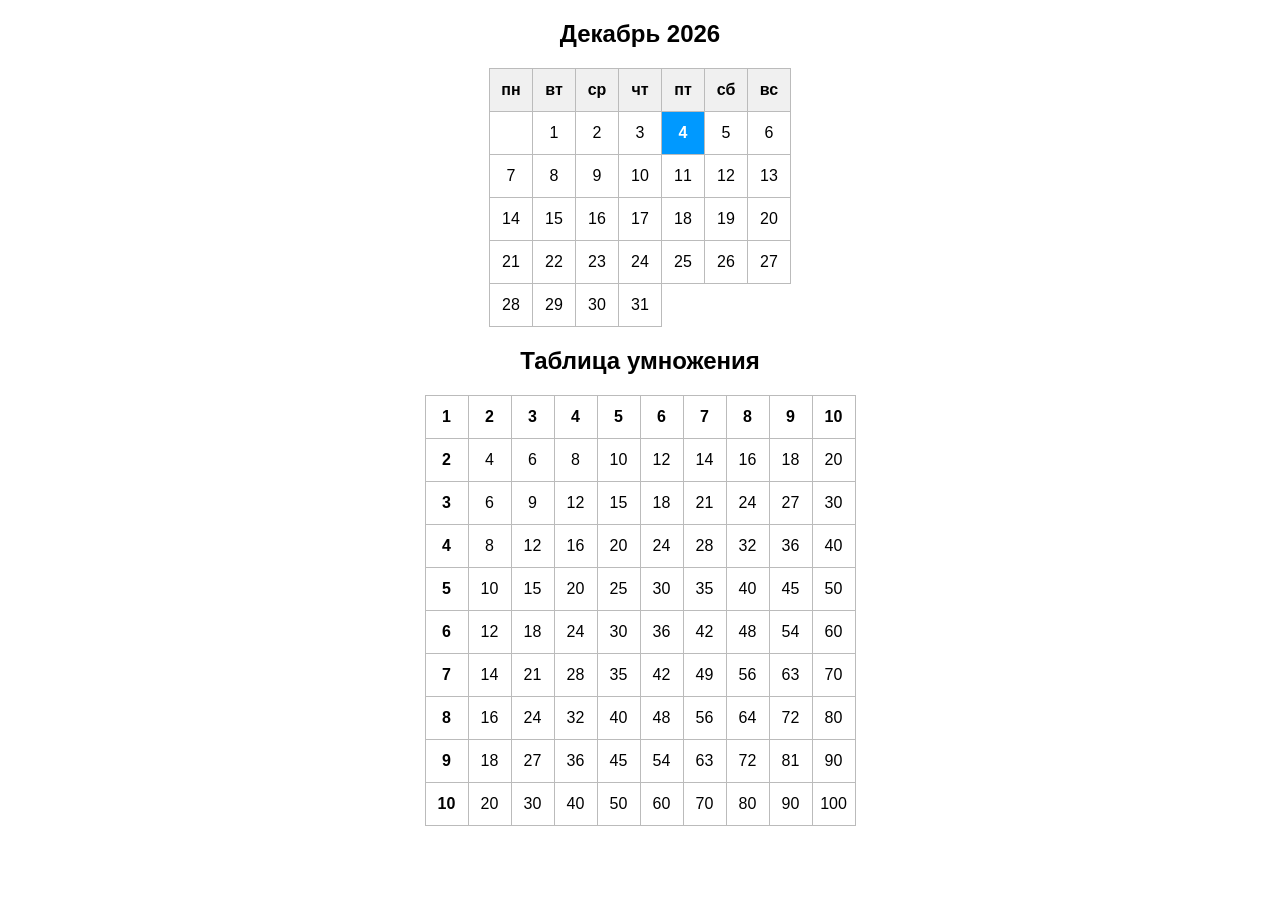
<file: Задания на работу с DOM/index.html>
<!DOCTYPE html>
<html>
    <head>
        <meta charset="utf-8">
        <meta name="viewport" content="width=device-width, initial-scale=1.0">
        <title>Задания на работу с DOM</title>
        <link rel="stylesheet" href="./style.css">
    </head>
    <body>
        <h2 class="calendar-title"></h2>
        <table class="calendar"></table>
        <h2>Таблица умножения</h2>
        <table class="multi-table"></table>
        <script src="./script.js"></script>
    </body>
</html>
</file>
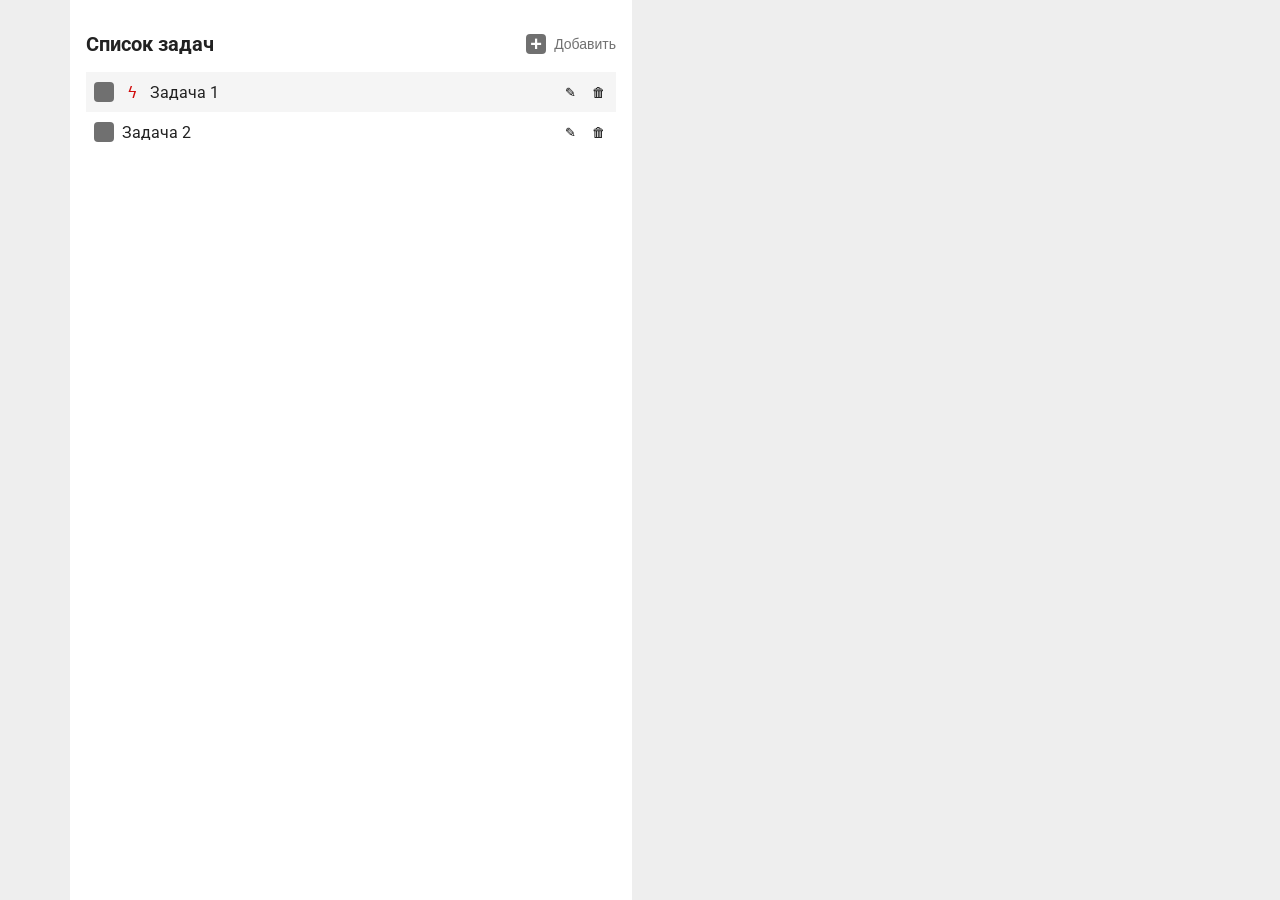
<file: Список задач/index.html>
<!DOCTYPE html>
<html>
    <head>
        <meta charset="utf-8">
        <title>Список задач</title>
        <link rel="stylesheet" href="./style.css">
        <link href="https://fonts.googleapis.com/css2?family=Roboto:wght@400;500;700&subset=cyrillic&display=swap" rel="stylesheet">
    </head>
    <body>
        <div class="workspace">
            <div class="tasks">
                <div class="tasks__header">
                    <div class="tasks__title">Список задач</div>
                    <button type="button" class="tasks__add">Добавить</button>
                </div>
                <div class="tasks__list">
                    <div class="task task--important">
                        <input type="checkbox" class="task__done">
                        <span class="task__priority"></span>
                        <span class="task__text">Задача 1</span>
                        <button type="button" class="task__btn task__btn--edit"></button>
                        <button type="button" class="task__btn task__btn--delete"></button>
                    </div>
                    <div class="task">
                        <input type="checkbox" class="task__done">
                        <span class="task__priority"></span>
                        <span class="task__text">Задача 2</span>
                        <button type="button" class="task__btn task__btn--edit"></button>
                        <button type="button" class="task__btn task__btn--delete"></button>
                    </div>
                </div>
            </div>
            <form class="form" onsubmit="return saveTask(this)" hidden>
                <div class="form__title">Карточка задачи</div>
                <div class="form__field">
                    <label class="form__label">Задача</label>
                    <input type="text" class="form__control" name="task" placeholder="Описание задачи" required>
                </div>
                <label class="form__check">
                    <input type="checkbox" name="important">Высокий приоритет
                    <span class="task__priority"></span>
                </label>
                <div class="form__footer">
                    <button type="submit" class="btn btn--save">Сохранить</button>
                    <button type="button" class="btn btn--cancel">Отменить</button>
                </div>
            </form>
        </div>
        <template class="task-template">
            <div class="task">
                <input type="checkbox" class="task__done">
                <span class="task__priority"></span>
                <span class="task__text"></span>
                <button type="button" class="task__btn task__btn--edit"></button>
                <button type="button" class="task__btn task__btn--delete"></button>
            </div>
        </template>
        <script src="./script.js"></script>
    </body>
</html>
</file>
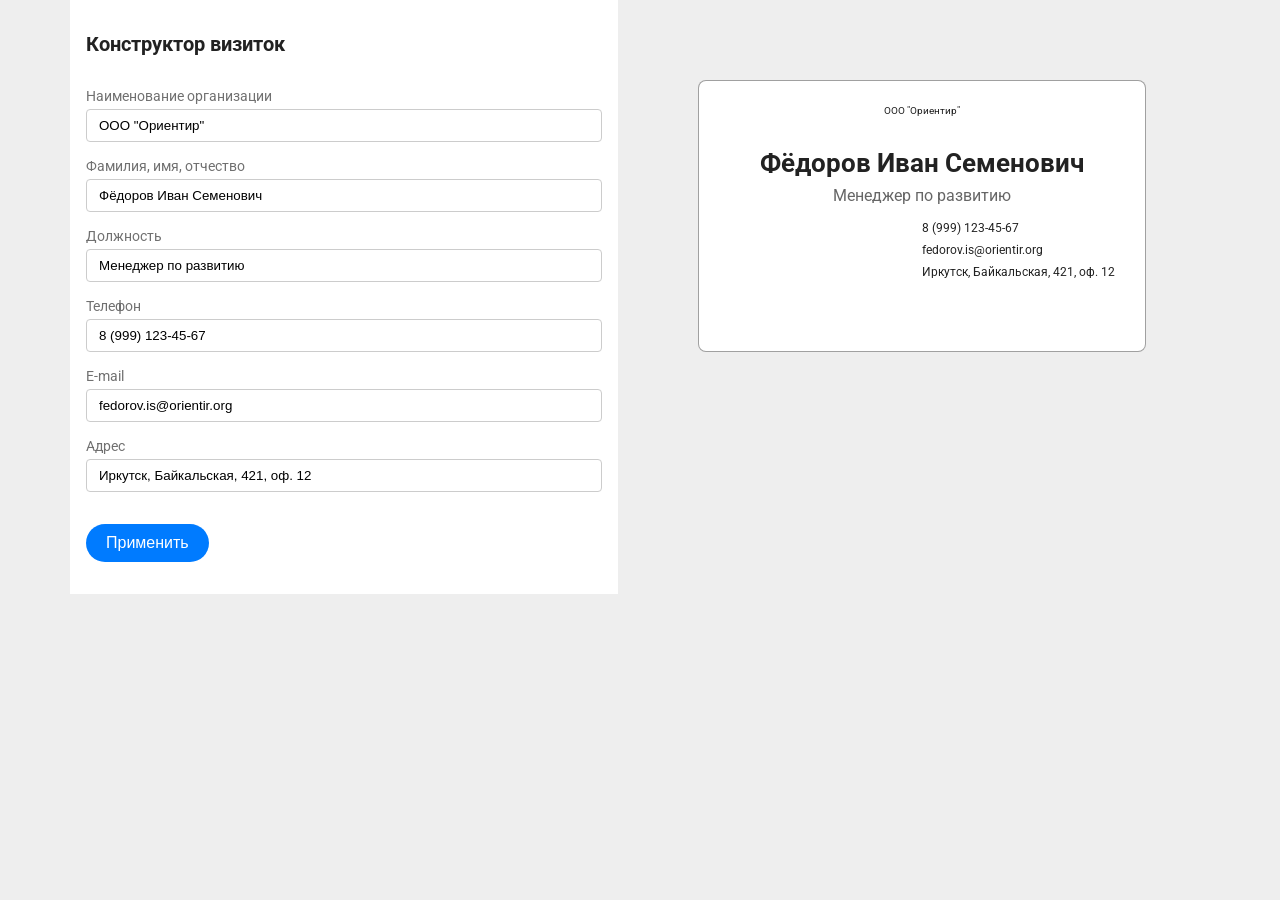
<file: Конструктор визиток/Версия 1/index.html>
<!DOCTYPE html>
<html>
    <head>
        <meta charset="utf-8">
        <meta name="viewport" content="width=device-width, initial-scale=1.0">
        <title>Задания на работу с DOM</title>
        <link rel="stylesheet" href="./style.css">
        <link href="https://fonts.googleapis.com/css2?family=Roboto:wght@400;500;700&subset=cyrillic&display=swap" rel="stylesheet">
    </head>
    <body>
        <div class="workspace">
            <div class="workspace__form">
                <form class="form" onsubmit="return renderCard(this)">
                    <div class="form__header">
                        <div class="form__title">Конструктор визиток</div>
                    </div>
                    <div class="form__field">
                        <label class="form__label">Наименование организации</label>
                        <input type="text" class="form__control" name="organization" value="ООО &quot;Ориентир&quot;">
                    </div>
                    <div class="form__field">
                        <label class="form__label">Фамилия, имя, отчество</label>
                        <input type="text" class="form__control" name="fio" value="Фёдоров Иван Семенович">
                    </div>
                    <div class="form__field">
                        <label class="form__label">Должность</label>
                        <input type="text" class="form__control" name="position" value="Менеджер по развитию">
                    </div>
                    <div class="form__field">
                        <label class="form__label">Телефон</label>
                        <input type="text" class="form__control" name="contact--phone" value="8 (999) 123-45-67">
                    </div>
                    <div class="form__field">
                        <label class="form__label">E-mail</label>
                        <input type="text" class="form__control" name="contact--email" value="fedorov.is@orientir.org">
                    </div>
                    <div class="form__field">
                        <label class="form__label">Адрес</label>
                        <input type="text" class="form__control" name="contact--address" value="Иркутск, Байкальская, 421, оф. 12">
                    </div>
                    <div class="form__footer">
                        <button type="submit" class="btn">Применить</button>
                    </div>
                </form>
            </div>
            <div class="workspace__result">
                <div class="b-card">
                    <div class="b-card__organization">ООО "Ориентир"</div>
                    <div class="b-card__fio">Фёдоров Иван Семенович</div>
                    <div class="b-card__position">Менеджер по развитию</div>
                    <div class="b-card__contact b-card__contact--phone">8 (999) 123-45-67</div>
                    <div class="b-card__contact b-card__contact--email">fedorov.is@orientir.org</div>
                    <div class="b-card__contact b-card__contact--address">Иркутск, Байкальская, 421, оф. 12</div>
                </div>
            </div>
        </div>
        <script src="./script.js"></script>
    </body>
</html>
</file>
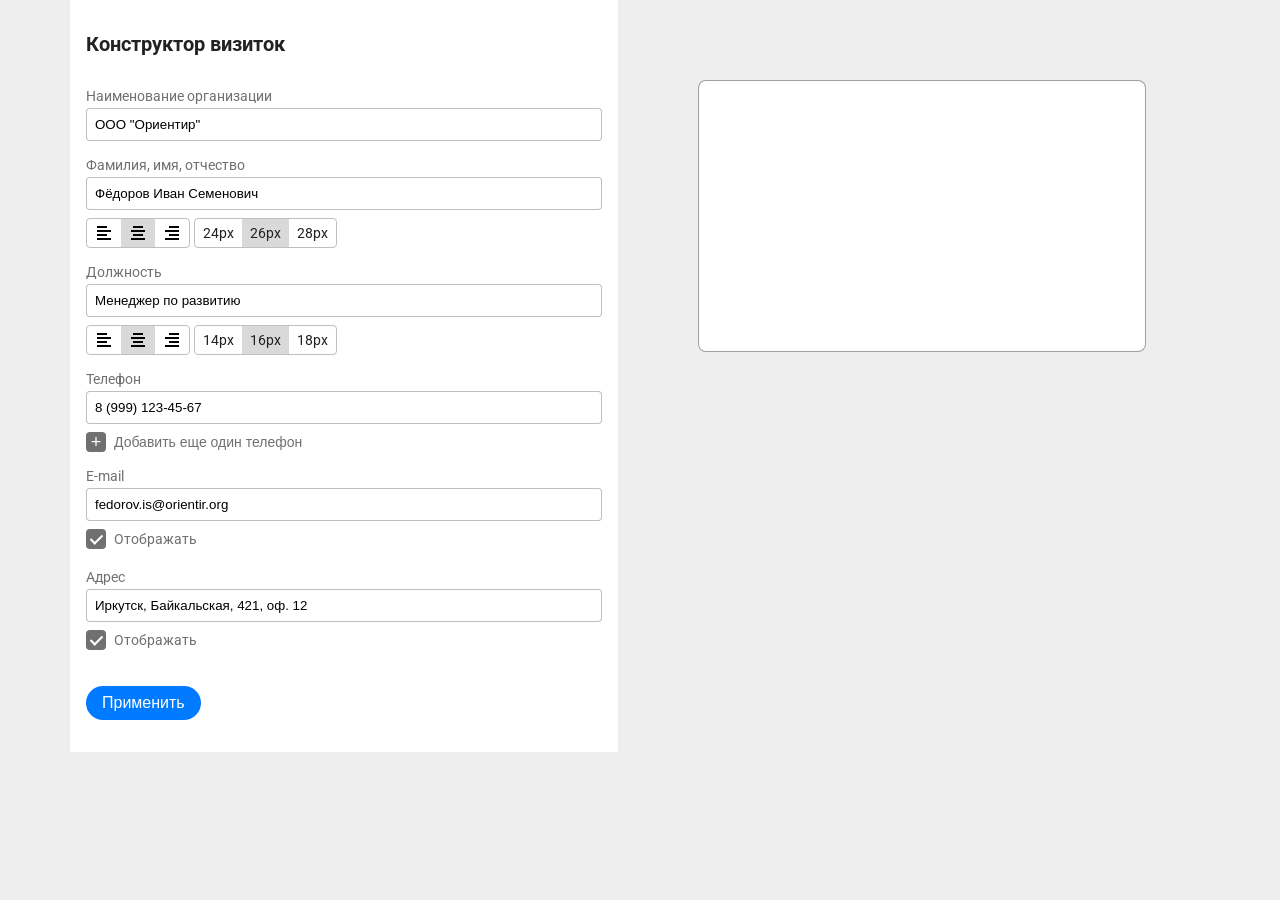
<file: Конструктор визиток/Версия 2/index.html>
<!DOCTYPE html>
<html>
    <head>
        <meta charset="utf-8">
        <meta name="viewport" content="width=device-width, initial-scale=1.0">
        <title>Задания на работу с DOM</title>
        <link rel="stylesheet" href="./style.css">
        <link href="https://fonts.googleapis.com/css2?family=Roboto:wght@400;500;700&subset=cyrillic&display=swap" rel="stylesheet">
    </head>
    <body>
        <div class="workspace">
            <div class="workspace__form">
                <form class="form" onsubmit="return renderCard(this)">
                    <div class="form__header">
                        <div class="form__title">Конструктор визиток</div>
                    </div>
                    <div class="form__field">
                        <label class="form__label">Наименование организации</label>
                        <input type="text" class="form__control" name="organization" value="ООО &quot;Ориентир&quot;">
                    </div>
                    <div class="form__field">
                        <label class="form__label">Фамилия, имя, отчество</label>
                        <input type="text" class="form__control" name="fio" value="Фёдоров Иван Семенович">
                        <div class="switcher">
                            <label class="switcher__item">
                                <input type="radio" name="fio-align" value="left">
                                <span class="switcher__label"><span class="icon icon--left"></span></span>
                            </label>
                            <label class="switcher__item">
                                <input type="radio" name="fio-align" value="center" checked>
                                <span class="switcher__label"><span class="icon icon--center"></span></span>
                            </label>
                            <label class="switcher__item">
                                <input type="radio" name="fio-align" value="right">
                                <span class="switcher__label"><span class="icon icon--right"></span></span>
                            </label>
                        </div>
                        <div class="switcher">
                            <label class="switcher__item">
                                <input type="radio" name="fio-font-size" value="24px">
                                <span class="switcher__label">24px</span>
                            </label>
                            <label class="switcher__item">
                                <input type="radio" name="fio-font-size" value="26px" checked>
                                <span class="switcher__label">26px</span>
                            </label>
                            <label class="switcher__item">
                                <input type="radio" name="fio-font-size" value="28px">
                                <span class="switcher__label">28px</span>
                            </label>
                        </div>
                    </div>
                    <div class="form__field">
                        <label class="form__label">Должность</label>
                        <input type="text" class="form__control" name="position" value="Менеджер по развитию">
                        <div class="switcher">
                            <label class="switcher__item">
                                <input type="radio" name="position-align" value="left">
                                <span class="switcher__label"><span class="icon icon--left"></span></span>
                            </label>
                            <label class="switcher__item">
                                <input type="radio" name="position-align" value="center" checked>
                                <span class="switcher__label"><span class="icon icon--center"></span></span>
                            </label>
                            <label class="switcher__item">
                                <input type="radio" name="position-align" value="right">
                                <span class="switcher__label"><span class="icon icon--right"></span></span>
                            </label>
                        </div>
                        <div class="switcher">
                            <label class="switcher__item">
                                <input type="radio" name="position-font-size" value="14px">
                                <span class="switcher__label">14px</span>
                            </label>
                            <label class="switcher__item">
                                <input type="radio" name="position-font-size" value="16px" checked>
                                <span class="switcher__label">16px</span>
                            </label>
                            <label class="switcher__item">
                                <input type="radio" name="position-font-size" value="18px">
                                <span class="switcher__label">18px</span>
                            </label>
                        </div>
                    </div>
                    <div class="form__field">
                        <label class="form__label">Телефон</label>
                        <input type="text" class="form__control" name="contact--phone" value="8 (999) 123-45-67">
                        <button type="button" class="form__add" onclick="this.hidden = true; this.nextElementSibling.hidden = false">Добавить еще один телефон</button>
                        <div class="form__row" hidden>
                            <input type="text" class="form__control" name="contact--phone2">
                            <button type="button" class="btn-icon" onclick="this.parentNode.hidden = true; this.parentNode.previousElementSibling.hidden = false; this.previousElementSibling.value = ''">−</button>
                        </div>
                    </div>
                    <div class="form__field">
                        <label class="form__label">E-mail</label>
                        <input type="text" class="form__control" name="contact--email" value="fedorov.is@orientir.org">
                        <label class="form__check">
                            <input type="checkbox" name="contact--email-visible" checked> Отображать
                        </label>
                    </div>
                    <div class="form__field">
                        <label class="form__label">Адрес</label>
                        <input type="text" class="form__control" name="contact--address" value="Иркутск, Байкальская, 421, оф. 12">
                        <label class="form__check">
                            <input type="checkbox" name="contact--address-visible" checked> Отображать
                        </label>
                    </div>
                    <div class="form__footer">
                        <button type="submit" class="btn">Применить</button>
                    </div>
                </form>
            </div>
            <div class="workspace__result">
                <div class="b-card">
                    <div class="b-card__organization"></div>
                    <div class="b-card__fio"></div>
                    <div class="b-card__position"></div>
                    <div class="b-card__contact b-card__contact--phone"></div>
                    <div class="b-card__contact b-card__contact--phone2"></div>
                    <div class="b-card__contact b-card__contact--email"></div>
                    <div class="b-card__contact b-card__contact--address"></div>
                </div>
            </div>
        </div>
        <script src="./script.js"></script>
    </body>
</html>
</file>
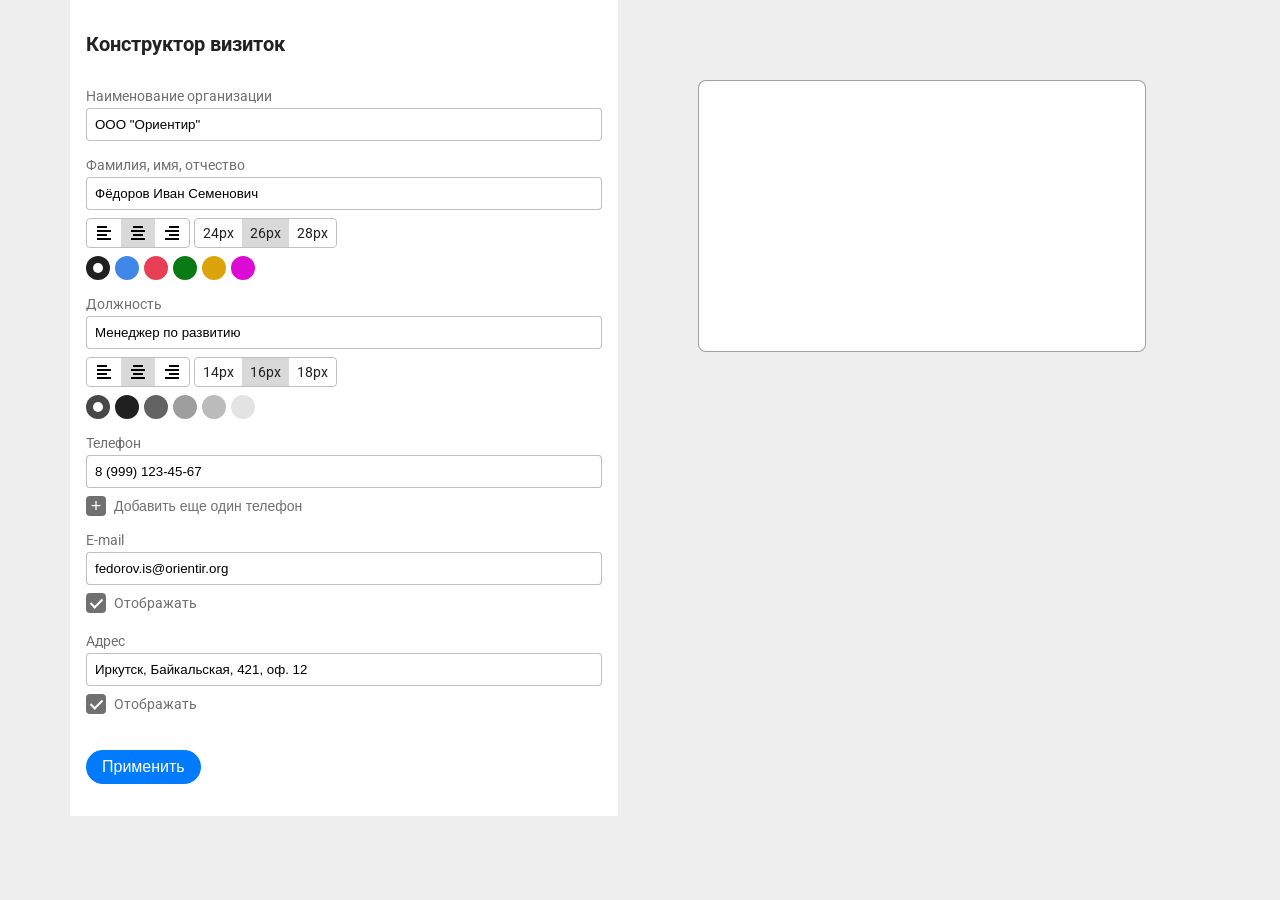
<file: Конструктор визиток/Версия 3/index.html>
<!DOCTYPE html>
<html>
    <head>
        <meta charset="utf-8">
        <meta name="viewport" content="width=device-width, initial-scale=1.0">
        <title>Задания на работу с DOM</title>
        <link rel="stylesheet" href="./style.css">
        <link href="https://fonts.googleapis.com/css2?family=Roboto:wght@400;500;700&subset=cyrillic&display=swap" rel="stylesheet">
    </head>
    <body>
        <div class="workspace">
            <div class="workspace__form">
                <form class="form" onsubmit="return renderCard(this)">
                    <div class="form__header">
                        <div class="form__title">Конструктор визиток</div>
                    </div>
                    <div class="form__field">
                        <label class="form__label">Наименование организации</label>
                        <input type="text" class="form__control" name="organization" value="ООО &quot;Ориентир&quot;">
                    </div>
                    <div class="form__field">
                        <label class="form__label">Фамилия, имя, отчество</label>
                        <input type="text" class="form__control" name="fio" value="Фёдоров Иван Семенович">
                        <div class="switcher">
                            <label class="switcher__item">
                                <input type="radio" name="fio-align" value="left">
                                <span class="switcher__label"><span class="icon icon--left"></span></span>
                            </label>
                            <label class="switcher__item">
                                <input type="radio" name="fio-align" value="center" checked>
                                <span class="switcher__label"><span class="icon icon--center"></span></span>
                            </label>
                            <label class="switcher__item">
                                <input type="radio" name="fio-align" value="right">
                                <span class="switcher__label"><span class="icon icon--right"></span></span>
                            </label>
                        </div>
                        <div class="switcher">
                            <label class="switcher__item">
                                <input type="radio" name="fio-font-size" value="24px">
                                <span class="switcher__label">24px</span>
                            </label>
                            <label class="switcher__item">
                                <input type="radio" name="fio-font-size" value="26px" checked>
                                <span class="switcher__label">26px</span>
                            </label>
                            <label class="switcher__item">
                                <input type="radio" name="fio-font-size" value="28px">
                                <span class="switcher__label">28px</span>
                            </label>
                        </div>
                        <br>
                        <div class="switcher switcher--color">
                            <label class="switcher__item">
                                <input type="radio" name="fio-color" value="#202020" checked>
                                <span class="switcher__label" style="background: #202020;"></span>
                            </label>
                            <label class="switcher__item">
                                <input type="radio" name="fio-color" value="#3F88E8">
                                <span class="switcher__label" style="background: #3F88E8;"></span>
                            </label>
                            <label class="switcher__item">
                                <input type="radio" name="fio-color" value="#E83F56">
                                <span class="switcher__label" style="background: #E83F56;"></span>
                            </label>
                            <label class="switcher__item">
                                <input type="radio" name="fio-color" value="#097A14">
                                <span class="switcher__label" style="background: #097A14;"></span>
                            </label>
                            <label class="switcher__item">
                                <input type="radio" name="fio-color" value="#DCA40A">
                                <span class="switcher__label" style="background: #DCA40A;"></span>
                            </label>
                            <label class="switcher__item">
                                <input type="radio" name="fio-color" value="#DC0AD5">
                                <span class="switcher__label" style="background: #DC0AD5;"></span>
                            </label>
                        </div>
                    </div>
                    <div class="form__field">
                        <label class="form__label">Должность</label>
                        <input type="text" class="form__control" name="position" value="Менеджер по развитию">
                        <div class="switcher">
                            <label class="switcher__item">
                                <input type="radio" name="position-align" value="left">
                                <span class="switcher__label"><span class="icon icon--left"></span></span>
                            </label>
                            <label class="switcher__item">
                                <input type="radio" name="position-align" value="center" checked>
                                <span class="switcher__label"><span class="icon icon--center"></span></span>
                            </label>
                            <label class="switcher__item">
                                <input type="radio" name="position-align" value="right">
                                <span class="switcher__label"><span class="icon icon--right"></span></span>
                            </label>
                        </div>
                        <div class="switcher">
                            <label class="switcher__item">
                                <input type="radio" name="position-font-size" value="14px">
                                <span class="switcher__label">14px</span>
                            </label>
                            <label class="switcher__item">
                                <input type="radio" name="position-font-size" value="16px" checked>
                                <span class="switcher__label">16px</span>
                            </label>
                            <label class="switcher__item">
                                <input type="radio" name="position-font-size" value="18px">
                                <span class="switcher__label">18px</span>
                            </label>
                        </div>
                        <br>
                        <div class="switcher switcher--color">
                            <label class="switcher__item">
                                <input type="radio" name="position-color" value="#474747" checked>
                                <span class="switcher__label" style="background: #474747;"></span>
                            </label>
                            <label class="switcher__item">
                                <input type="radio" name="position-color" value="#202020">
                                <span class="switcher__label" style="background: #202020;"></span>
                            </label>
                            <label class="switcher__item">
                                <input type="radio" name="position-color" value="#636363">
                                <span class="switcher__label" style="background: #636363;"></span>
                            </label>
                            <label class="switcher__item">
                                <input type="radio" name="position-color" value="#9E9E9E">
                                <span class="switcher__label" style="background: #9E9E9E;"></span>
                            </label>
                            <label class="switcher__item">
                                <input type="radio" name="position-color" value="#BBBBBB">
                                <span class="switcher__label" style="background: #BBBBBB;"></span>
                            </label>
                            <label class="switcher__item">
                                <input type="radio" name="position-color" value="#E3E3E3">
                                <span class="switcher__label" style="background: #E3E3E3;"></span>
                            </label>
                        </div>
                    </div>
                    <div class="form__field">
                        <label class="form__label">Телефон</label>
                        <input type="text" class="form__control" name="contact--phone" value="8 (999) 123-45-67">
                        <button type="button" class="form__add" onclick="this.hidden = true; this.nextElementSibling.hidden = false">Добавить еще один телефон</button>
                        <div class="form__row" hidden>
                            <input type="text" class="form__control" name="contact--phone2">
                            <button type="button" class="btn-icon" onclick="this.parentNode.hidden = true; this.parentNode.previousElementSibling.hidden = false; this.previousElementSibling.value = ''">−</button>
                        </div>
                    </div>
                    <div class="form__field">
                        <label class="form__label">E-mail</label>
                        <input type="text" class="form__control" name="contact--email" value="fedorov.is@orientir.org">
                        <label class="form__check">
                            <input type="checkbox" name="contact--email-visible" checked> Отображать
                        </label>
                    </div>
                    <div class="form__field">
                        <label class="form__label">Адрес</label>
                        <input type="text" class="form__control" name="contact--address" value="Иркутск, Байкальская, 421, оф. 12">
                        <label class="form__check">
                            <input type="checkbox" name="contact--address-visible" checked> Отображать
                        </label>
                    </div>
                    <div class="form__footer">
                        <button type="submit" class="btn">Применить</button>
                    </div>
                </form>
            </div>
            <div class="workspace__result">
                <div class="b-card">
                    <div class="b-card__organization"></div>
                    <div class="b-card__fio"></div>
                    <div class="b-card__position"></div>
                    <div class="b-card__contact b-card__contact--phone"></div>
                    <div class="b-card__contact b-card__contact--phone2"></div>
                    <div class="b-card__contact b-card__contact--email"></div>
                    <div class="b-card__contact b-card__contact--address"></div>
                </div>
            </div>
        </div>
        <script src="./script.js"></script>
    </body>
</html>
</file>
<file: Задания на работу с DOM/style.css>
body {
    font-family: 'Gill Sans', 'Gill Sans MT', Calibri, 'Trebuchet MS', sans-serif;
    display: flex;
    flex-direction: column;
    justify-content: center;
    margin: auto; 
}

h2 { 
    text-align: center; 
}

table { 
    margin: 0 auto; 
}

.calendar-title {
    text-transform: capitalize;
}

.calendar, .multi-table {
    border-collapse: collapse;
}

.calendar td, .multi-table td {
    width: 40px;
    height: 40px;
    text-align: center; 
    border: 1px solid #bbb;
}

.calendar td.cell-head {
    background: #f0f0f0;
    font-weight: bold;
}
 
.calendar td.today {
    background: #0099ff;
    color: #fff;
    font-weight: bold;
}
</file>
<file: Список задач/style.css>
* {
    margin: 0;
    padding: 0;
    box-sizing: border-box;
}

body {
    font-size: 16px;
    font-family: 'Roboto', sans-serif;
    background: #eee;
    color: #222;
}

.workspace {
    max-width: 1140px;
    margin: 0 auto;
    display: grid;
    grid-template-columns: 1fr 1fr;
    grid-gap: 16px;
}

.tasks {
    background: #fff;
    padding: 32px 16px;
    min-height: 100vh;
}

.tasks__header {
    display: flex;
    justify-content: space-between;
    align-items: center;
    margin-bottom: 16px;
}

.tasks__title {
    font-size: 20px;
    font-weight: bold;
}

.tasks__add {
    display: flex;
    align-items: center;
    gap: 8px;
    background: none;
    border: none;
    font-size: 14px;
    color: #707070;
    cursor: pointer;
}

.tasks__add::before {
    content: "+";
    font-weight: bolder;
    font-size: 20px;
    color: #fff;
    width: 20px;
    height: 20px;
    background: #707070;
    display: flex;
    align-items: center;
    justify-content: center;
    border-radius: 4px;
}

.task {
    display: flex;
    align-items: center;
    gap: 8px;
    height: 40px;
    padding: 0 8px;
}

.task:nth-child(odd) {
    background: #0606060A;
}

.task__text {
    flex: 1;
}

.task__done {
    appearance: none;
    -webkit-appearance: none;
    position: relative;
    flex: 0 0 20px;
    width: 20px;
    height: 20px;
    border-radius: 4px;
    background: #707070;
    cursor: pointer;
}

.task__done:checked::after {
    content: "";
    position: absolute;
    left: 6px;
    top: 2px;
    width: 6px;
    height: 10px;
    border: solid #fff;
    border-width: 0 2px 2px 0;
    transform: rotate(45deg);
}

.task__priority {
    display: none;
    flex: 0 0 20px;
    width: 20px;
    height: 20px;
    color: #D10B0B;
}

.task__priority::before {
    content: "\03DF";
}

.task--important .task__priority {
    display: flex;
    align-items: center;
    justify-content: center;
}

.task__btn {
    flex: 0 0 20px;
    width: 20px;
    height: 20px;
    border: none;
    background: none;
    cursor: pointer;
}

.task__btn--edit::before {
    content: "\270E";
}

.task__btn--delete::before {
    content: "\1F5D1\FE0E";
}

.task__done:checked ~ .task__text {
    text-decoration: line-through;
    color: #707070;
}

.task__done:checked ~ .task__priority,
.task__done:checked ~ .task__btn {
    opacity: 0.35;
    pointer-events: none;
}

.form {
    position: fixed;
    top: 56px;
    left: 50%;
    width: 448px;
    padding: 24px;
    background: #fff;
    border-radius: 16px;
}

.form__title {
    font-size: 18px;
    margin-bottom: 8px;
}

.form__field {
    margin-bottom: 16px;
}

.form__label {
    display: block;
    font-size: 14px;
    color: #707070;
    margin-bottom: 4px;
}

.form__control {
    display: block;
    width: 100%;
    padding: 4px;
    border: 1px solid #AAAAAABF;
    border-radius: 4px;
    font-size: 14px;
}

.form__check {
    display: flex;
    align-items: center;
    gap: 8px;
    font-size: 14px;
    color: #707070;
    cursor: pointer;
}

.form__check input {
    appearance: none;
    -webkit-appearance: none;
    position: relative;
    width: 16px;
    height: 16px;
    margin: 0;
    border-radius: 4px;
    background: #707070;
    cursor: pointer;
}

.form__check input:checked::after {
    content: "";
    position: absolute;
    left: 5px;
    top: 2px;
    width: 4px;
    height: 8px;
    border: solid #fff;
    border-width: 0 2px 2px 0;
    transform: rotate(45deg);
}

.form__check .task__priority {
    display: block;
}

.form__footer {
    display: flex;
    gap: 16px;
    margin-top: 16px;
}

.btn {
  padding: 5px 20px;
  border-radius: 24px;
  font: inherit;
  font-size: 14px;
  cursor: pointer;
}

.btn--save {
    background: #3F88E8;
    border: none;
    color: #fff;
}

.btn--save:hover {
    background: #2a6fd4;
}

.btn--cancel {
    background: #fff;
    border: 1px solid #707070;
    color: #707070;
}

.btn--cancel:hover {
    background: #f0f0f0;
}
</file>
<file: Конструктор визиток/Версия 1/style.css>
* {
  margin: 0;
  padding: 0;
  box-sizing: border-box;
}

body {
  font-size: 16px;
  font-family: 'Roboto', sans-serif;
  background: #eee;
  color: #222;
}

.workspace {
  max-width: 1140px;
  margin: 0 auto;
  display: grid;
  grid-template-columns: 1fr 1fr;
  grid-gap: 1em;
}

.workspace__form {
  background: #fff;
  padding: 2em 1em;
}

.workspace .form {
  display: block;
}

.form__header {
  margin-bottom: 2em;
}

.form__title {
  font-size: 20px;
  font-weight: bold;
}

.form__field {
  margin-bottom: 1em;
}

.form__label {
  display: block;
  font-size: 14px;
  color: #707070;
  margin-bottom: 5px;
}

.form__control {
  display: block;
  width: 100%;
  padding: 8px 12px;
  border: 1px solid #ccc;
  border-radius: 4px;
}

.form__footer {
  margin-top: 2em;
}

.btn {
  padding: 10px 20px;
  background-color: #007bff;
  color: #fff;
  border: none;
  border-radius: 24px;
  cursor: pointer;
  font-size: 16px;
}
.btn:hover {
  background-color: #0056b3;
}

.workspace__result {
  padding: 5em 4em;
  display: flex;
  justify-content: center;
  align-items: flex-start;
}

.b-card {
  width: 448px;
  height: 272px;
  border: solid 1px #707070A8;
  border-radius: 8px;
  background: #fff;
  padding: 24px;
}

.b-card__organization {
  text-align: center;
  font-size: 10px;
  color: #202020;
  margin-bottom: 32px;
}

.b-card__fio {
  text-align: center;
  font-size: 26px;
  font-weight: bold;
  margin-bottom: 8px;
}

.b-card__position {
  text-align: center;
  font-size: 16px;
  color: #666;
  margin-bottom: 16px;
}

.b-card__contact {
  margin-left: 50%;
  font-size: 12px;
  margin-bottom: 8px;
}
</file>
<file: Конструктор визиток/Версия 2/style.css>
* {
  margin: 0;
  padding: 0;
  box-sizing: border-box;
}

body {
  font-size: 16px;
  font-family: 'Roboto', sans-serif;
  background: #eee;
  color: #222;
}

.workspace {
  max-width: 1140px;
  margin: 0 auto;
  display: grid;
  grid-template-columns: 1fr 1fr;
  grid-gap: 16px;
}

.workspace__form {
  background: #fff;
  padding: 32px 16px;
}

.workspace .form {
  display: block;
}

.form__header {
  margin-bottom: 32px;
}

.form__title {
  font-size: 20px;
  font-weight: bold;
}

.form__field {
  margin-bottom: 16px;
}

.form__label {
  display: block;
  font-size: 14px;
  color: #707070;
  margin-bottom: 4px;
}

.form__control {
  display: block;
  width: 100%;
  padding: 8px;
  border: 1px solid #AAAAAABF;
  border-radius: 4px;
}

.form__footer {
  margin-top: 32px;
}

.btn {
  padding: 8px 16px;
  background-color: #007bff;
  color: #fff;
  border: none;
  border-radius: 24px;
  cursor: pointer;
  font-size: 16px;
}

.btn:hover {
  background-color: #0056b3;
}

.workspace__result {
  padding: 80px 64px;
  display: flex;
  justify-content: center;
  align-items: flex-start;
}

.b-card {
  width: 448px;
  height: 272px;
  border: solid 1px #707070A8;
  border-radius: 8px;
  background: #fff;
  padding: 24px;
}

.b-card__organization {
  text-align: center;
  font-size: 10px;
  color: #202020;
  margin-bottom: 32px;
}

.b-card__fio {
  text-align: center;
  font-size: 26px;
  font-weight: bold;
  margin-bottom: 8px;
}

.b-card__position {
  text-align: center;
  font-size: 16px;
  color: #666;
  margin-bottom: 16px;
}

.b-card__contact {
  margin-left: 50%;
  font-size: 12px;
  margin-bottom: 8px;
}

.b-card__contact:empty {
    display: none;
}

.switcher {
    display: inline-flex;
    align-items: stretch;
    vertical-align: middle;
    margin: 8px 0 0;
    border: solid 1px #AAAAAABF;
    border-radius: 4px;
}
.switcher__item {
    display: block;
}
.switcher__label {
    display: flex;
    align-items: center;
    height: 28px;
    padding: 0 8px;
    font-size: 14px;
    cursor: pointer;
}
.switcher__item input[type=radio] {
    display: none;
}
.switcher__item input[type=radio]:checked + .switcher__label {
    background: #D9D9D9;
}

.icon {
    display: inline-block;
    position: relative;
    width: 14px;
    height: 14px;
    font-size: 14px;
    margin: 2px;
}
.icon--left::before,
.icon--left::after,
.icon--right::before,
.icon--right::after,
.icon--center::before,
.icon--center::after {
    content: "";
    position: absolute;
    border: solid 2px black;
    border-width: 2px 0;
}
.icon--left::after,
.icon--right::after,
.icon--center::after {
    top: 4px;
    left: 0;
    bottom: 0;
    right: 0;
}
.icon--left::before {
    top: 0;
    left: 0;
    bottom: 4px;
    width: 70%;
}
.icon--right::before {
    top: 0;
    right: 0;
    bottom: 4px;
    width: 70%;
}
.icon--center::before {
    top: 0;
    left: 15%;
    bottom: 4px;
    width: 70%;
}

.form__check {
    display: inline-flex;
    align-items: center;
    gap: 8px;
    margin-top: 8px;
    font-size: 14px;
    color: #707070;
    cursor: pointer;
}

.form__check input {
    appearance: none;
    -webkit-appearance: none;
    position: relative;
    flex: 0 0 20px;
    width: 20px;
    height: 20px;
    margin: 0;
    border-radius: 4px;
    background: #707070;
    cursor: pointer;
}

.form__check input:checked::after {
    content: "";
    position: absolute;
    left: 7px;
    top: 3px;
    width: 5px;
    height: 10px;
    border: solid #fff;
    border-width: 0 2px 2px 0;
    transform: rotate(45deg);
}

[hidden] {
    display: none !important;
}

.form__row {
    display: flex;
    align-items: center;
    gap: 16px;
    margin-top: 8px;
}
.form__row .form__control {
    flex: 1;
    width: auto;
    min-width: 0;
}

.form__add {
    display: flex;
    align-items: center;
    gap: 8px;
    width: auto;
    margin-top: 8px;
    padding: 0;
    background: none;
    border: none;
    font-size: 14px;
    color: #707070;
    cursor: pointer;
}
.form__add::before {
    content: "+";
    display: flex;
    align-items: center;
    justify-content: center;
    width: 20px;
    height: 20px;
    border-radius: 4px;
    background: #707070;
    color: #fff;
    font-size: 18px;
}

.btn-icon {
    flex: 0 0 20px;
    width: 20px;
    height: 20px;
    padding: 0;
    border: none;
    border-radius: 4px;
    background: #707070;
    color: #fff;
    font-size: 18px;
    cursor: pointer;
}
</file>
<file: Конструктор визиток/Версия 3/style.css>
* {
  margin: 0;
  padding: 0;
  box-sizing: border-box;
}

body {
  font-size: 16px;
  font-family: 'Roboto', sans-serif;
  background: #eee;
  color: #222;
}

.workspace {
  max-width: 1140px;
  margin: 0 auto;
  display: grid;
  grid-template-columns: 1fr 1fr;
  grid-gap: 16px;
}

.workspace__form {
  background: #fff;
  padding: 32px 16px;
}

.workspace .form {
  display: block;
}

.form__header {
  margin-bottom: 32px;
}

.form__title {
  font-size: 20px;
  font-weight: bold;
}

.form__field {
  margin-bottom: 16px;
}

.form__label {
  display: block;
  font-size: 14px;
  color: #707070;
  margin-bottom: 4px;
}

.form__control {
  display: block;
  width: 100%;
  padding: 8px;
  border: 1px solid #AAAAAABF;
  border-radius: 4px;
}

.form__footer {
  margin-top: 32px;
}

.btn {
  padding: 8px 16px;
  background-color: #007bff;
  color: #fff;
  border: none;
  border-radius: 24px;
  cursor: pointer;
  font-size: 16px;
}

.btn:hover {
  background-color: #0056b3;
}

.workspace__result {
  padding: 80px 64px;
  display: flex;
  justify-content: center;
  align-items: flex-start;
}

.b-card {
  width: 448px;
  height: 272px;
  border: solid 1px #707070A8;
  border-radius: 8px;
  background: #fff;
  padding: 24px;
}

.b-card__organization {
  text-align: center;
  font-size: 10px;
  color: #202020;
  margin-bottom: 32px;
}

.b-card__fio {
  text-align: center;
  font-size: 26px;
  font-weight: bold;
  margin-bottom: 8px;
}

.b-card__position {
  text-align: center;
  font-size: 16px;
  color: #666;
  margin-bottom: 16px;
}

.b-card__contact {
  margin-left: 50%;
  font-size: 12px;
  margin-bottom: 8px;
}

.b-card__contact:empty {
    display: none;
}

.switcher {
    display: inline-flex;
    align-items: stretch;
    vertical-align: middle;
    margin: 8px 0 0;
    border: solid 1px #AAAAAABF;
    border-radius: 4px;
}
.switcher__item {
    display: block;
}
.switcher__label {
    display: flex;
    align-items: center;
    height: 28px;
    padding: 0 8px;
    font-size: 14px;
    cursor: pointer;
}
.switcher__item input[type=radio] {
    display: none;
}
.switcher__item input[type=radio]:checked + .switcher__label {
    background: #D9D9D9;
}

.icon {
    display: inline-block;
    position: relative;
    width: 14px;
    height: 14px;
    font-size: 14px;
    margin: 2px;
}
.icon--left::before,
.icon--left::after,
.icon--right::before,
.icon--right::after,
.icon--center::before,
.icon--center::after {
    content: "";
    position: absolute;
    border: solid 2px black;
    border-width: 2px 0;
}
.icon--left::after,
.icon--right::after,
.icon--center::after {
    top: 4px;
    left: 0;
    bottom: 0;
    right: 0;
}
.icon--left::before {
    top: 0;
    left: 0;
    bottom: 4px;
    width: 70%;
}
.icon--right::before {
    top: 0;
    right: 0;
    bottom: 4px;
    width: 70%;
}
.icon--center::before {
    top: 0;
    left: 15%;
    bottom: 4px;
    width: 70%;
}

.form__check {
    display: inline-flex;
    align-items: center;
    gap: 8px;
    margin-top: 8px;
    font-size: 14px;
    color: #707070;
    cursor: pointer;
}

.form__check input {
    appearance: none;
    -webkit-appearance: none;
    position: relative;
    flex: 0 0 20px;
    width: 20px;
    height: 20px;
    margin: 0;
    border-radius: 4px;
    background: #707070;
    cursor: pointer;
}

.form__check input:checked::after {
    content: "";
    position: absolute;
    left: 7px;
    top: 3px;
    width: 5px;
    height: 10px;
    border: solid #fff;
    border-width: 0 2px 2px 0;
    transform: rotate(45deg);
}

[hidden] {
    display: none !important;
}

.form__row {
    display: flex;
    align-items: center;
    gap: 16px;
    margin-top: 8px;
}
.form__row .form__control {
    flex: 1;
    width: auto;
    min-width: 0;
}

.form__add {
    display: flex;
    align-items: center;
    gap: 8px;
    width: auto;
    margin-top: 8px;
    padding: 0;
    background: none;
    border: none;
    font-size: 14px;
    color: #707070;
    cursor: pointer;
}
.form__add::before {
    content: "+";
    display: flex;
    align-items: center;
    justify-content: center;
    width: 20px;
    height: 20px;
    border-radius: 4px;
    background: #707070;
    color: #fff;
    font-size: 18px;
}

.btn-icon {
    flex: 0 0 20px;
    width: 20px;
    height: 20px;
    padding: 0;
    border: none;
    border-radius: 4px;
    background: #707070;
    color: #fff;
    font-size: 18px;
    cursor: pointer;
}

.switcher--color {
    border: none;
    gap: 5px;
}

.switcher--color .switcher__label {
    width: 24px;
    height: 24px;
    padding: 0;
    border-radius: 50%;
    align-items: center;
    justify-content: center;
}

.switcher--color .switcher__item input[type=radio]:checked + .switcher__label::before {
    content: "";
    display: block;
    width: 10px;
    height: 10px;
    border-radius: 50%;
    background: #fff;
}
</file>
